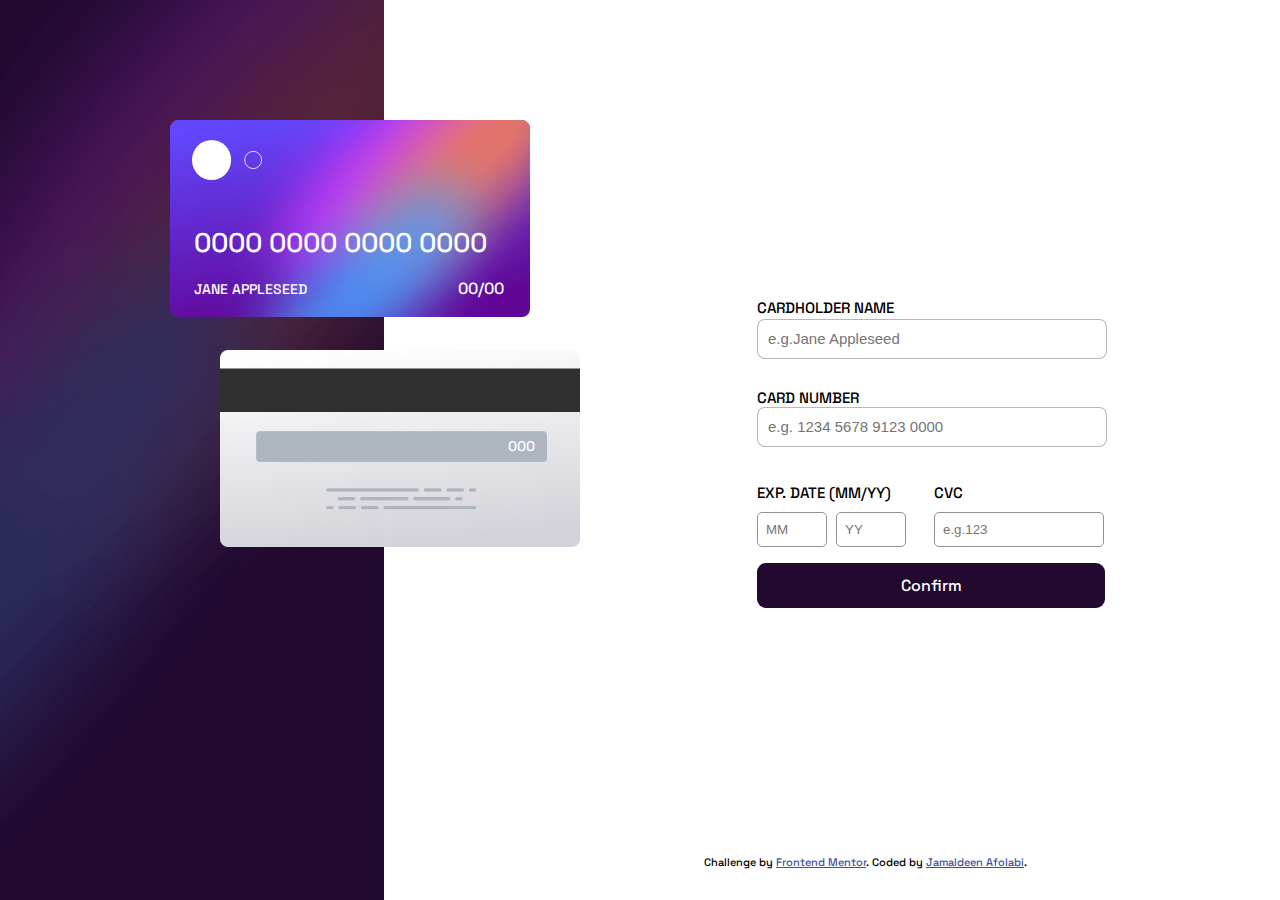
<file: index.html>
<!DOCTYPE html>
<html lang="en">

<head>
  <meta charset="UTF-8">
  <meta name="viewport" content="width=device-width, initial-scale=1.0">
  <!-- displays site properly based on user's device -->
  <link rel="stylesheet" href="./style.css">
  <link rel="icon" type="image/png" sizes="32x32" href="./images/favicon-32x32.png">

  <title>Frontend Mentor | Interactive card details form</title>

  <style>
    .attribution {
      font-size: 11px;
      text-align: center;
    }

    .attribution a {
      color: hsl(228, 45%, 44%);
    }
  </style>
</head>

<body>
  <main>
    <div class="bg">
      <div class="card-front">
          <img src="./images/card-logo.svg" alt="" class="card-logo">
          <p id="card-num">0000 0000 0000 0000</p>
          <p id="holder">Jane Appleseed</p>
          <p class="exp-date"><span id="exp-month">00</span>/<span id="exp-year">00</span></p>
        </div>
        <div class="card-back">
          <p id="cvc-num">000</p>
        </div>
         </div>
    <section class="card-info grid-property" id="info">
      <div class="details-box name">
        <div class="cardholder">
          <p>Cardholder Name</p>
        </div>
        <div class="det-input holder-name">
          <input class="name-txt"  id="card" value="" type="text" placeholder="e.g.Jane Appleseed">
        </div>
      </div>
      <div class="details-box">
        <div class="cardholder">
          <p>Card Number</p>
        </div>
        <div class="det-input card-num">
          <input class="name-txt" id="card-no" value="" type="text" placeholder="e.g. 1234 5678 9123 0000">
          <p class="errormsg" id="error1">Wrong format, numbers only</p>
        </div>
      </div>
      <div class="details-box">
        <div class="exp">
          <p>Exp. Date (MM/YY)</p>
        </div>
        <div class="month-year">
          <input type="text" id="month" value="" placeholder="MM" class="date">
          <input type="text" id="year" value="" placeholder="YY" class="date">
          <p class="errormsg" id="error2">Can't be blank</p>
        </div>
        <div class="cvc-txt">
          <p>cvc</p>
        </div>
        <div class="cvc">
          <input type="text" id="cvc" value="" placeholder="e.g.123">
          <p class="errormsg" id="error3">Can't be blank</p>
        </div>
      </div>
      <button id="btn">Confirm</button>
    </section>
    <section class="complete-info errormsg" id="complete">
      <div class="completion">
        <div class="completion-icon"><img src="./images/icon-complete.svg" ></div>
  <div class="congrats-txt">
    <h1>Thank you</h1>
  <p class="compliment">We've added your card details</p></div>
  <div class="button"><button class="btn">Continue</button></div>
  
      </div>
    </section>
  </main>


  <div class="attribution">
    Challenge by <a href="https://www.frontendmentor.io?ref=challenge" target="_blank">Frontend Mentor</a>. 
    Coded by <a href="#">Jamaldeen Afolabi</a>.
  </div>
</body>
<script src="./script.js"></script>
</html>
</file>
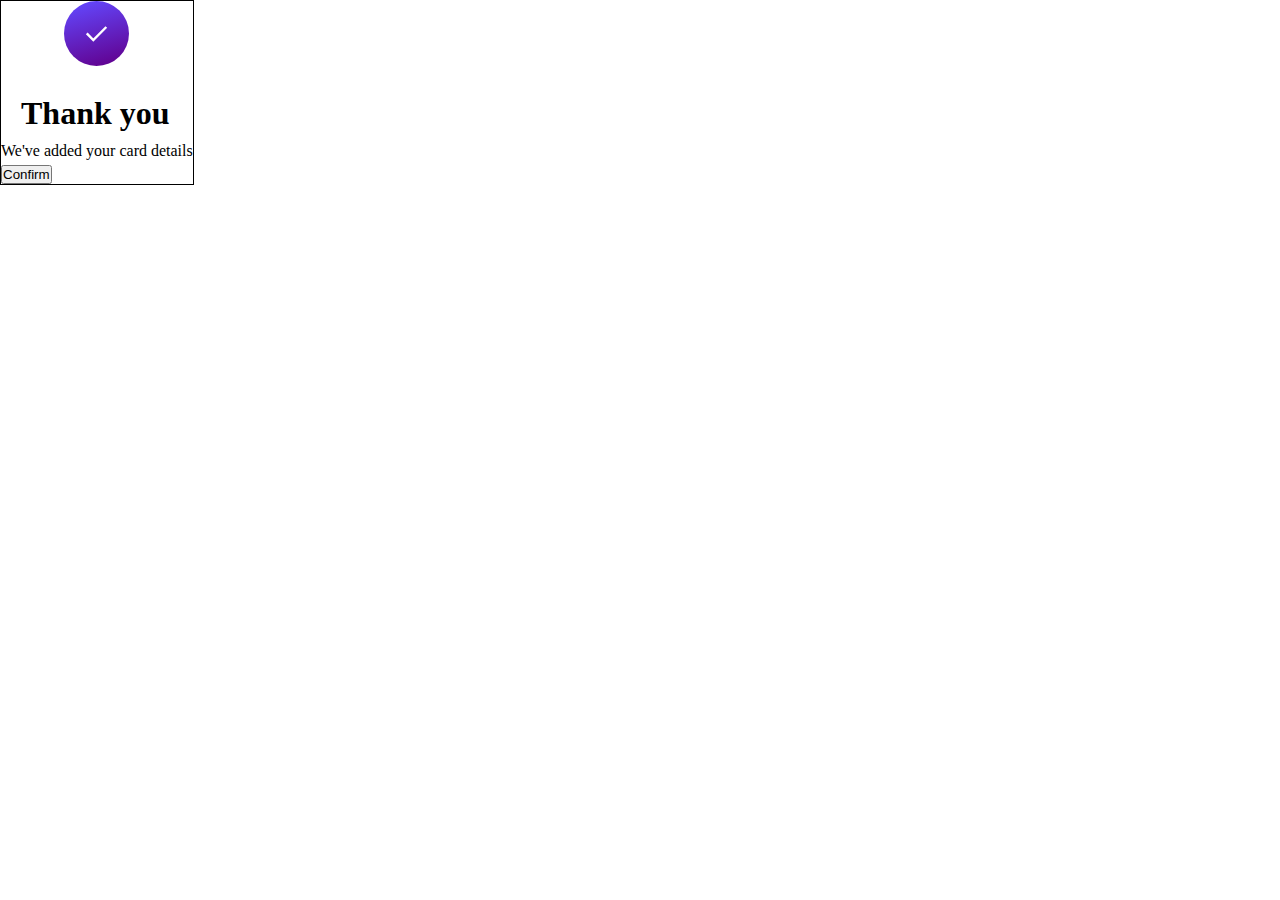
<file: indexa.html>
<!DOCTYPE html>
<html lang="en">

<head>
  <meta charset="UTF-8">
  <meta name="viewport" content="width=device-width, initial-scale=1.0">
  <!-- displays site properly based on user's device -->
  <link rel="stylesheet" href="./atylea.css">
</head>
<body>
    <div class="completion">
      <div class="completion-icon"><img src="./images/icon-complete.svg" ></div>
<div class="congrats-txt"><h1>Thank you</h1>
<p>We've added your card details</p></div>
<div class="button"><button id="btn">Confirm</button></div>

    </div>
</body>
</html>
</file>
<file: style.css>
* {
    margin: 0px;
    padding: 0px;
    box-sizing: border-box;
}

@font-face {
    font-family: "SpaceGrotesk";
    src: url(./SpaceGrotesk-Medium.ttf);
    font-weight: 500;
}

body {
    font-family: "SpaceGrotesk";
    font-weight: 500;
}

.bg {
    float: left;
    width: 30%;
    height: 100vh;
    background-repeat: no-repeat;
    background-size: cover;
    background: url(./images/bg-main-desktop.png);

}

.card-info {
    float: left;
    width: 70%;
    height: 100vh;
    clear: right;
}
.grid-property{
    display: grid;
    grid-template-columns: 360px;
    grid-template-rows: repeat(3, 80px);
    justify-content: center;
    align-content: center;
    gap: 10px;
    padding-left: 200px;

}


.details-box {
    margin-bottom: 0px;
    padding-left: 5px;
}

.name {
    display: grid;
    grid-template-columns: repeat(2, 1fr);
    grid-template-rows: 25px;
    gap: 1px;
}

.cardholder {
    grid-column: 1/3;

}

.cardholder p {
    margin-top: 5px;
    text-transform: uppercase;
    font-size: 15px;
}

.det-input {
    grid-column: 1/3;
}

.name-txt {
    border-radius: 8px;
    border: 1px solid rgba(160, 160, 160, 0.753);
    height: 40px;
    width: 350px;
    padding-left: 10px;
    font-size: 15px;
    outline-color: hsla(278, 100%, 50%, 0.699);
    
}
.details-box:nth-child(3) {
    display: grid;
    grid-template-columns: 100px 60px 170px;
    gap: 5px;
    text-transform: uppercase;

}

.exp{
    grid-column: span 2;
    margin-top: 10px;
    height: fit-content;
    width: fit-content;
    font-size: 15px;
}

.cvc-txt {
    margin-top: 10px;
    grid-column: 3/4;
    grid-row: 1;
    height: fit-content;
    width: fit-content;
    font-size: 15px;
    margin-left: 7px;
}

.month-year {
    /* border: 1px solid; */
    grid-column: span 2;
}

.date {
    width: 70px;
    height: 35px;
    border-radius: 5px;
    border: 1px solid rgb(145, 143, 143);
    padding-left: 8px;
    outline-color: hsla(278, 100%, 50%, 0.699);
}

.date:nth-child(1) {
    margin-right: 5px;
}

#cvc {
    margin-left: 7px;
    grid-column: 3/4;
    width: 170px;
    height: 35px;
    border-radius: 5px;
    border: 1px solid rgb(145, 143, 143);
    padding-left: 8px;
    outline-color: hsla(278, 100%, 50%, 0.699);

}

.card-front {
    background: url(./images/bg-card-front.png);
    background-repeat: no-repeat;
    background-size: contain;
    width: 360px;
    height: 220px;
    position: absolute;
    top: 120px;
    left: 170px;
}

.card-back {
    background: url(./images/bg-card-back.png);
    background-repeat: no-repeat;
    background-size: contain;
    width: 360px;
    height: 220px;
    position: absolute;
    top: 350px;
    left: 220px;
}

.card-logo {
    height: 40px;
    width: 70px;
    margin: 20px 0px 0px 22px;
}

#card-num {
    font-size: 27px;
    color: #fff;
    position: relative;
    top: 40px;
    left: 20px;
    margin-left: 4px;
}

#holder {
    font-size: 14px;
    color: #fff;
    position: relative;
    top: 60px;
    left: 20px;
    text-transform: uppercase;
    margin-left: 4px;
}

.exp-date {
    font-size: 16px;
    color: #fff;
    position: relative;
    top: 40px;
    left: 80%;
}
#cvc-num{
    font-size: 14px;
    color: #fff;
    position: relative;
    top: 87px;
    left: 80%;
}
#btn{
    width: 348px;
    height: 45px;
    border-radius: 9px;
    margin-left: 5px;
    border: none;
    background-color: hsl(278, 68%, 11%);
    color: white;
    font-family: "SpaceGrotesk";
    font-weight: 500;
    font-size: 16px;
    cursor: pointer;
}
.border-color{
    border: 1px solid #ff0000;
}
#error1{ color: red;
    font-size: 13px;
}
#error2{
 color: red;
font-size: 13px;
text-transform: none;
}
#error3{
    margin-left: 7px;
 color: red;
font-size: 13px;
text-transform: none;
}
.errormsg{
    display: none;
}

.completion{
    /* text-align: center; */
    width: fit-content;
    /* height: 350px; */
    display: flex;
    gap: 5px;
    flex-direction: column;
}
.completion-icon{
    align-self: center;
}
.completion-icon img{
    height: 65px;
}
#complete{
    position: absolute;
    top: 30%;
    left: 55%;
}

.congrats-txt{
    align-self: center;
    /* text-align: center; */
}
 h1{
margin: 20px 0px 10px 50px;
}
.compliment{
    margin: 10px 0px 30px 0px;
}

.btn{
    width: 348px;
    height: 45px;
    border-radius: 9px;
    margin-left: 5px;
    border: none;
    background-color: hsl(278, 68%, 11%);
    color: white;
    font-family: "SpaceGrotesk";
    font-weight: 500;
    font-size: 16px;
    cursor: pointer;
}

.complete-info{
        float: left;
        clear: both;
}
.attribution{
    position: absolute;
    top: 95%;
    left: 55%;
}
</file>
<file: atylea.css>
*{
    margin: 0px;
    padding: 0px;
    box-sizing: border-box;
}
.completion{
    /* text-align: center; */
    border: 1px solid;
    width: fit-content;
    /* height: 350px; */
    display: flex;
    gap: 5px;
    flex-direction: column;
}
.completion-icon{
    align-self: center;
}
.completion-icon img{
    height: 65px;
}

.congrats-txt{
    align-self: center;
    /* text-align: center; */
}
 h1{
margin: 20px 0px 10px 20px;
}
.compliment{
    margin: 10px 0px 30px 0px;
}

.btn{
    width: 348px;
    height: 45px;
    border-radius: 9px;
    margin-left: 5px;
    border: none;
    background-color: hsl(278, 68%, 11%);
    color: white;
    font-family: "SpaceGrotesk";
    font-weight: 500;
    font-size: 16px;
    cursor: pointer;
}
</file>
